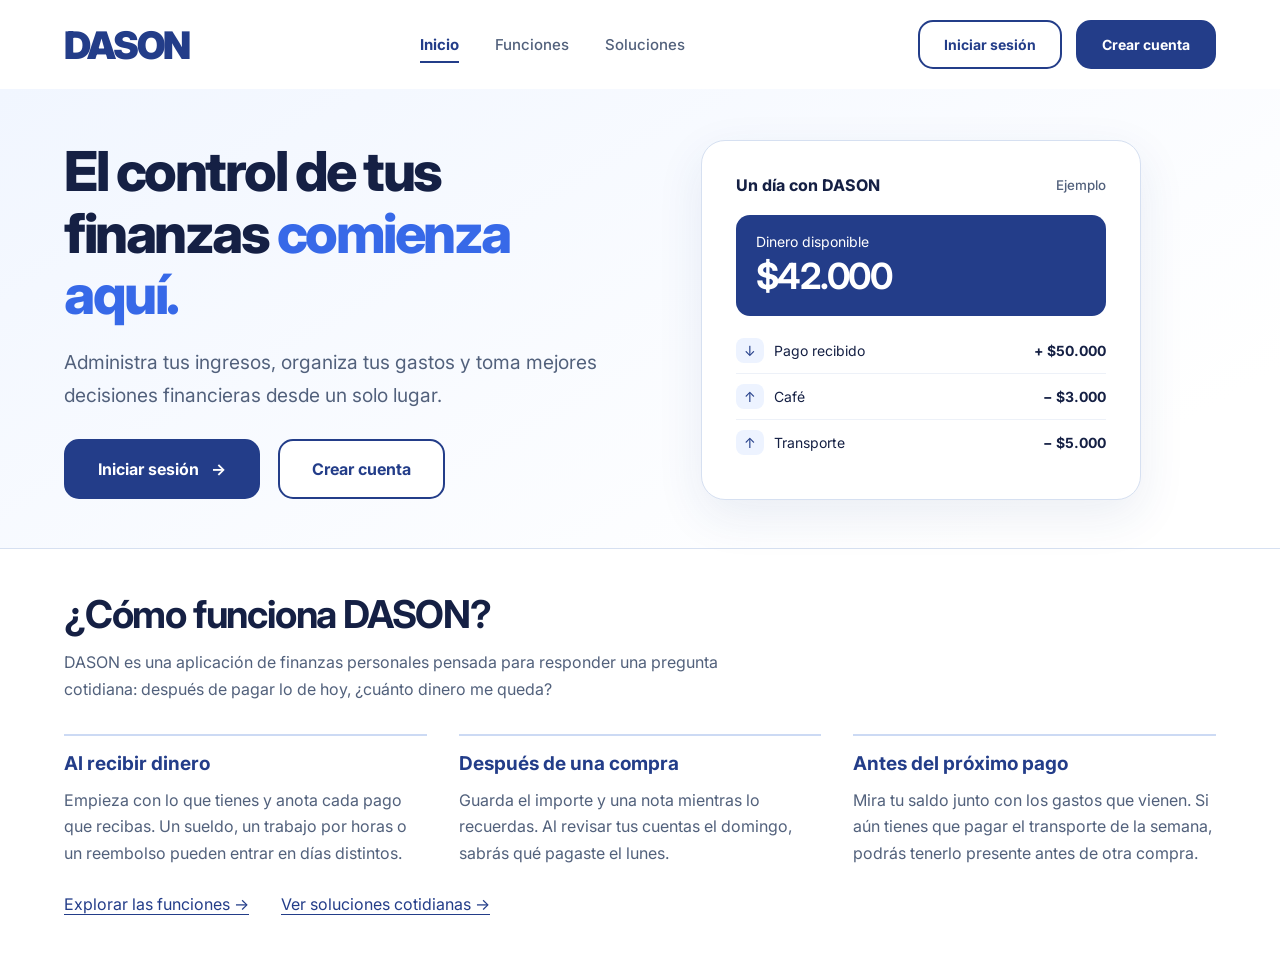
<file: frontend/index.html>
<!DOCTYPE html>
<html lang="es">
<head>
  <meta charset="UTF-8">
  <meta name="viewport" content="width=device-width, initial-scale=1.0">

  <title>DASON | Finanzas personales</title>
  <meta name="description" content="Organiza tus ingresos, controla tus gastos y toma mejores decisiones financieras con DASON.">

  <link rel="preconnect" href="https://fonts.googleapis.com">
  <link rel="preconnect" href="https://fonts.gstatic.com" crossorigin>
  <link href="https://fonts.googleapis.com/css2?family=Inter:wght@400;500;600;700;800;900&display=swap" rel="stylesheet">

  <link rel="stylesheet" href="css/style.css">
  <script src="js/main.js" defer></script>
</head>

<body>

  <!-- BARRA DE NAVEGACIÓN -->
  <header class="header">
    <nav class="navbar" aria-label="Navegación principal">

      <a href="index.html" class="logo">DASON</a>

      <button class="menu-toggle"
              type="button"
              aria-label="Abrir menú"
              aria-expanded="false"
              aria-controls="nav-content">
        ☰
      </button>

      <div class="nav-content" id="nav-content">

        <div class="nav-links">
          <a href="index.html" class="active" aria-current="page">Inicio</a>
          <a href="funciones.html">Funciones</a>
          <a href="soluciones.html">Soluciones</a>
        </div>

        <div class="nav-actions">
          <a href="cuenta.html?modo=entrar" class="btn btn-outline">
            Iniciar sesión
          </a>

          <a href="cuenta.html?modo=crear" class="btn btn-primary">
            Crear cuenta
          </a>
        </div>

      </div>
    </nav>
  </header>


  <!-- PÁGINA PRINCIPAL -->
  <main>
    <section class="hero">

      <div class="hero-container">

        <!-- CONTENIDO -->
        <div class="hero-content">



          <h1>
            El control de tus finanzas
            <span>comienza aquí.</span>
          </h1>

          <p>
            Administra tus ingresos, organiza tus gastos
            y toma mejores decisiones financieras
            desde un solo lugar.
          </p>

          <div class="hero-buttons">

            <a href="cuenta.html?modo=entrar" class="btn btn-primary btn-large">
              Iniciar sesión
              <span aria-hidden="true">→</span>
            </a>

            <a href="cuenta.html?modo=crear" class="btn btn-outline btn-large">
              Crear cuenta
            </a>

          </div>

        </div>

        <figure class="summary">
          <figcaption>Un día con DASON <small>Ejemplo</small></figcaption>
          <div class="balance">Dinero disponible<strong>$42.000</strong></div>
          <dl class="movements">
            <div><dt><i aria-hidden="true">↓</i> Pago recibido</dt><dd>+ $50.000</dd></div>
            <div><dt><i aria-hidden="true">↑</i> Café</dt><dd>− $3.000</dd></div>
            <div><dt><i aria-hidden="true">↑</i> Transporte</dt><dd>− $5.000</dd></div>
          </dl>
        </figure>

      </div>

    </section>
    <section class="about">
      <h2>¿Cómo funciona DASON?</h2>
      <p>DASON es una aplicación de finanzas personales pensada para responder una pregunta cotidiana: después de pagar lo de hoy, ¿cuánto dinero me queda?</p>
      <div class="steps">
        <article><h3>Al recibir dinero</h3><p>Empieza con lo que tienes y anota cada pago que recibas. Un sueldo, un trabajo por horas o un reembolso pueden entrar en días distintos.</p></article>
        <article><h3>Después de una compra</h3><p>Guarda el importe y una nota mientras lo recuerdas. Al revisar tus cuentas el domingo, sabrás qué pagaste el lunes.</p></article>
        <article><h3>Antes del próximo pago</h3><p>Mira tu saldo junto con los gastos que vienen. Si aún tienes que pagar el transporte de la semana, podrás tenerlo presente antes de otra compra.</p></article>
      </div>
      <div class="reading-links"><a href="funciones.html">Explorar las funciones →</a><a href="soluciones.html">Ver soluciones cotidianas →</a></div>
    </section>
  </main>

</body>
</html>
</file>
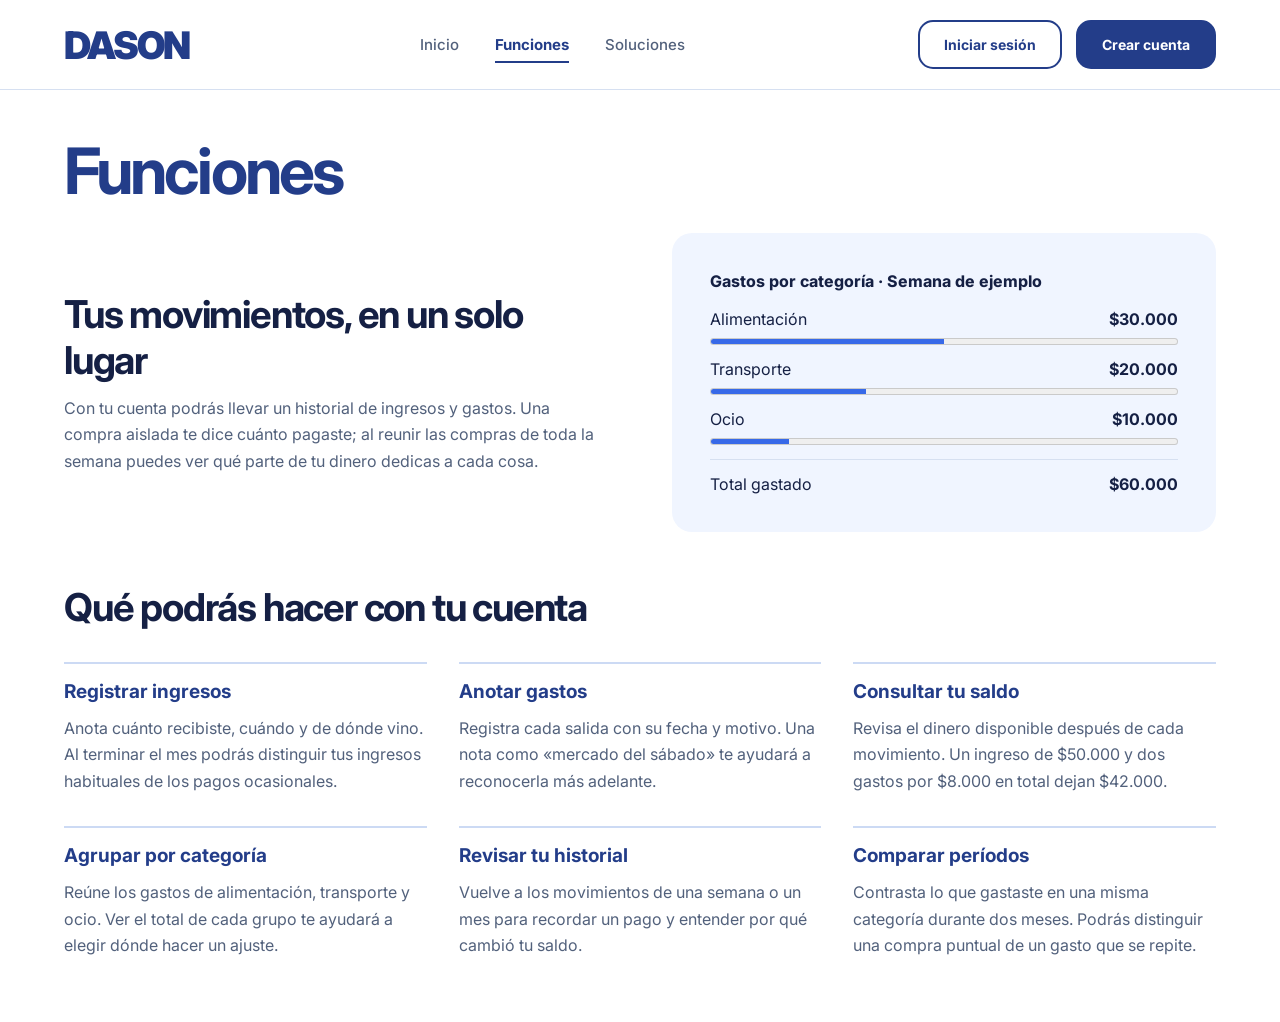
<file: frontend/funciones.html>
<!DOCTYPE html>
<html lang="es">
<head>
  <meta charset="UTF-8">
  <meta name="viewport" content="width=device-width, initial-scale=1.0">

  <title>Funciones | DASON</title>
  <meta name="description" content="Organiza tus ingresos, controla tus gastos y toma mejores decisiones financieras con DASON.">

  <link rel="preconnect" href="https://fonts.googleapis.com">
  <link rel="preconnect" href="https://fonts.gstatic.com" crossorigin>
  <link href="https://fonts.googleapis.com/css2?family=Inter:wght@400;500;600;700;800;900&display=swap" rel="stylesheet">

  <link rel="stylesheet" href="css/style.css">
  <script src="js/main.js" defer></script>
</head>

<body>

  <!-- BARRA DE NAVEGACIÓN -->
  <header class="header">
    <nav class="navbar" aria-label="Navegación principal">

      <a href="index.html" class="logo">DASON</a>

      <button class="menu-toggle"
              type="button"
              aria-label="Abrir menú"
              aria-expanded="false"
              aria-controls="nav-content">
        ☰
      </button>

      <div class="nav-content" id="nav-content">

        <div class="nav-links">
          <a href="index.html">Inicio</a>
          <a href="funciones.html" class="active" aria-current="page">Funciones</a>
          <a href="soluciones.html">Soluciones</a>
        </div>

        <div class="nav-actions">
          <a href="cuenta.html?modo=entrar" class="btn btn-outline">
            Iniciar sesión
          </a>

          <a href="cuenta.html?modo=crear" class="btn btn-primary">
            Crear cuenta
          </a>
        </div>

      </div>
    </nav>
  </header>


  <!-- PÁGINA PRINCIPAL -->
  <main class="about">
    <h1>Funciones</h1>
    <div class="page-intro">
      <div><h2>Tus movimientos, en un solo lugar</h2><p>Con tu cuenta podrás llevar un historial de ingresos y gastos. Una compra aislada te dice cuánto pagaste; al reunir las compras de toda la semana puedes ver qué parte de tu dinero dedicas a cada cosa.</p></div>
      <figure class="week"><figcaption>Gastos por categoría · Semana de ejemplo</figcaption>
        <div>Alimentación <strong>$30.000</strong></div><meter min="0" max="60000" value="30000" aria-label="Alimentación, 50 por ciento"></meter>
        <div>Transporte <strong>$20.000</strong></div><meter min="0" max="60000" value="20000" aria-label="Transporte, un tercio"></meter>
        <div>Ocio <strong>$10.000</strong></div><meter min="0" max="60000" value="10000" aria-label="Ocio, un sexto"></meter>
        <div class="total">Total gastado <strong>$60.000</strong></div>
      </figure>
    </div>
    <section><h2>Qué podrás hacer con tu cuenta</h2><div class="steps">
        <article><h3>Registrar ingresos</h3><p>Anota cuánto recibiste, cuándo y de dónde vino. Al terminar el mes podrás distinguir tus ingresos habituales de los pagos ocasionales.</p></article>
        <article><h3>Anotar gastos</h3><p>Registra cada salida con su fecha y motivo. Una nota como «mercado del sábado» te ayudará a reconocerla más adelante.</p></article>
        <article><h3>Consultar tu saldo</h3><p>Revisa el dinero disponible después de cada movimiento. Un ingreso de $50.000 y dos gastos por $8.000 en total dejan $42.000.</p></article>
        <article><h3>Agrupar por categoría</h3><p>Reúne los gastos de alimentación, transporte y ocio. Ver el total de cada grupo te ayudará a elegir dónde hacer un ajuste.</p></article>
        <article><h3>Revisar tu historial</h3><p>Vuelve a los movimientos de una semana o un mes para recordar un pago y entender por qué cambió tu saldo.</p></article>
        <article><h3>Comparar períodos</h3><p>Contrasta lo que gastaste en una misma categoría durante dos meses. Podrás distinguir una compra puntual de un gasto que se repite.</p></article>
      </div>
    </section>
  </main>
</body>
</html>
</file>
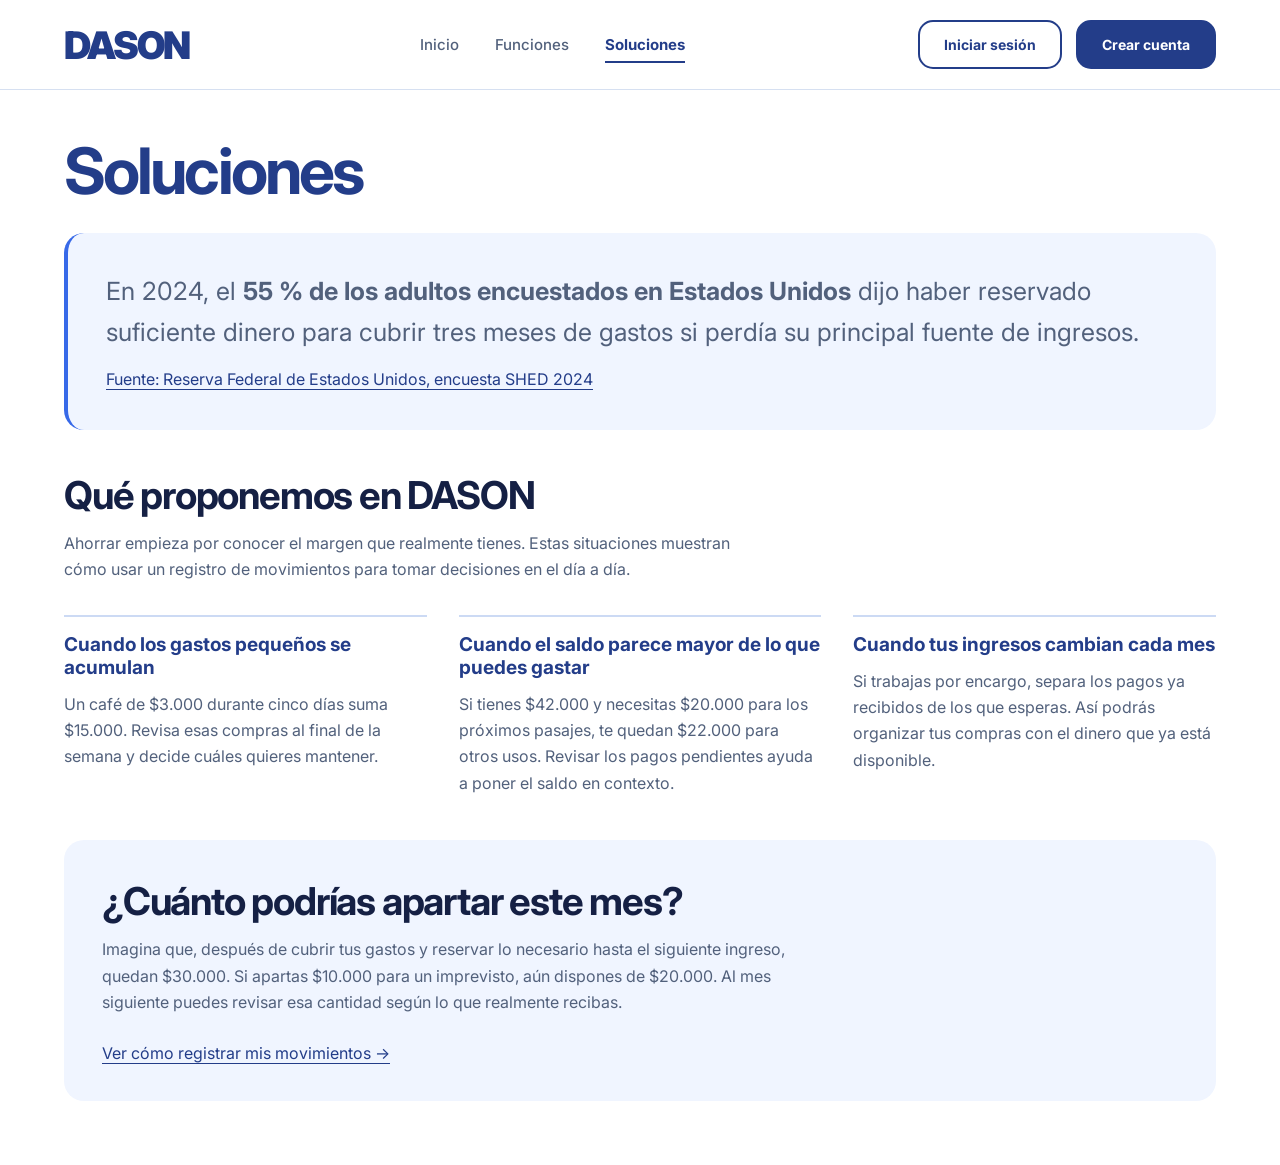
<file: frontend/soluciones.html>
<!DOCTYPE html>
<html lang="es">
<head>
  <meta charset="UTF-8">
  <meta name="viewport" content="width=device-width, initial-scale=1.0">

  <title>Soluciones | DASON</title>
  <meta name="description" content="Organiza tus ingresos, controla tus gastos y toma mejores decisiones financieras con DASON.">

  <link rel="preconnect" href="https://fonts.googleapis.com">
  <link rel="preconnect" href="https://fonts.gstatic.com" crossorigin>
  <link href="https://fonts.googleapis.com/css2?family=Inter:wght@400;500;600;700;800;900&display=swap" rel="stylesheet">

  <link rel="stylesheet" href="css/style.css">
  <script src="js/main.js" defer></script>
</head>

<body>

  <!-- BARRA DE NAVEGACIÓN -->
  <header class="header">
    <nav class="navbar" aria-label="Navegación principal">

      <a href="index.html" class="logo">DASON</a>

      <button class="menu-toggle"
              type="button"
              aria-label="Abrir menú"
              aria-expanded="false"
              aria-controls="nav-content">
        ☰
      </button>

      <div class="nav-content" id="nav-content">

        <div class="nav-links">
          <a href="index.html">Inicio</a>
          <a href="funciones.html">Funciones</a>
          <a href="soluciones.html" class="active" aria-current="page">Soluciones</a>
        </div>

        <div class="nav-actions">
          <a href="cuenta.html?modo=entrar" class="btn btn-outline">
            Iniciar sesión
          </a>

          <a href="cuenta.html?modo=crear" class="btn btn-primary">
            Crear cuenta
          </a>
        </div>

      </div>
    </nav>
  </header>


  <!-- PÁGINA PRINCIPAL -->
  <main class="about">
    <h1>Soluciones</h1>
    <div class="evidence">    <p>En 2024, el <strong>55 % de los adultos encuestados en Estados Unidos</strong> dijo haber reservado suficiente dinero para cubrir tres meses de gastos si perdía su principal fuente de ingresos.</p>
    <p><a style="text-decoration: underline" href="https://www.federalreserve.gov/publications/2025-economic-well-being-of-us-households-in-2024-savings-and-investments.htm">Fuente: Reserva Federal de Estados Unidos, encuesta SHED 2024</a></p>
    </div>
    <section><h2>Qué proponemos en DASON</h2>
      <p>Ahorrar empieza por conocer el margen que realmente tienes. Estas situaciones muestran cómo usar un registro de movimientos para tomar decisiones en el día a día.</p>
      <div class="steps">
        <article><h3>Cuando los gastos pequeños se acumulan</h3><p>Un café de $3.000 durante cinco días suma $15.000. Revisa esas compras al final de la semana y decide cuáles quieres mantener.</p></article>
        <article><h3>Cuando el saldo parece mayor de lo que puedes gastar</h3><p>Si tienes $42.000 y necesitas $20.000 para los próximos pasajes, te quedan $22.000 para otros usos. Revisar los pagos pendientes ayuda a poner el saldo en contexto.</p></article>
        <article><h3>Cuando tus ingresos cambian cada mes</h3><p>Si trabajas por encargo, separa los pagos ya recibidos de los que esperas. Así podrás organizar tus compras con el dinero que ya está disponible.</p></article>
      </div>
    </section>
    <section class="closing"><h2>¿Cuánto podrías apartar este mes?</h2>
      <p>Imagina que, después de cubrir tus gastos y reservar lo necesario hasta el siguiente ingreso, quedan $30.000. Si apartas $10.000 para un imprevisto, aún dispones de $20.000. Al mes siguiente puedes revisar esa cantidad según lo que realmente recibas.</p>
      <div class="reading-links"><a href="funciones.html">Ver cómo registrar mis movimientos →</a></div>
    </section>
  </main>
</body>
</html>
</file>
<file: frontend/css/style.css>
/* ====================================
   DASON 2.0 - ESTILOS PRINCIPALES
==================================== */

:root {
  --primary: #233D89;
  --primary-hover: #172E70;
  --accent: #3769E8;

  --background: #FFFFFF;
  --background-soft: #EFF4FC;
  --text: #152044;
  --text-secondary: #52617C;

  --border: #D6E0F1;
  --font: 'Inter', sans-serif;
}

* {
  margin: 0;
  padding: 0;
  box-sizing: border-box;
}

html {
  scroll-behavior: smooth;
}

body {
  font-family: var(--font);
  background: var(--background);
  color: var(--text);
  -webkit-font-smoothing: antialiased;
}

a {
  text-decoration: none;
  color: inherit;
}

button {
  font: inherit;
}

button,
a {
  -webkit-tap-highlight-color: transparent;
}

a:focus-visible,
button:focus-visible {
  outline: 3px solid var(--accent);
  outline-offset: 4px;
}

/* ====================================
   NAVEGACIÓN
==================================== */

.header {
  width: 100%;
  background: #FFFFFF;
  position: relative;
  z-index: 10;
}

.navbar {
  max-width: 1440px;
  min-height: 80px;
  margin: auto;
  padding: 20px 5%;

  display: flex;
  align-items: center;
  justify-content: space-between;
  gap: 28px;
}

.logo {
  font-size: 38px;
  font-weight: 900;
  letter-spacing: -2px;
  color: var(--primary);
  white-space: nowrap;
}

.nav-content {
  display: flex;
  align-items: center;
  justify-content: space-between;
  flex: 1;
  gap: 30px;
}

.nav-links {
  display: flex;
  align-items: center;
  justify-content: center;
  gap: 36px;
  flex: 1;
}

.nav-links a {
  color: var(--text-secondary);
  font-size: 15px;
  font-weight: 500;
  padding: 12px 0;
  position: relative;
  transition: color 0.2s ease;
}

.nav-links a:hover,
.nav-links a.active {
  color: var(--primary);
}

.nav-links a.active {
  font-weight: 700;
}

.nav-links a.active::after {
  content: "";
  position: absolute;
  bottom: 3px;
  left: 0;
  width: 100%;
  height: 2px;
  background: var(--primary);
}

.nav-actions {
  display: flex;
  align-items: center;
  gap: 14px;
}

/* ====================================
   BOTONES
==================================== */

.btn {
  display: inline-flex;
  justify-content: center;
  align-items: center;
  gap: 12px;

  padding: 14px 24px;
  border-radius: 15px;

  font-size: 14px;
  font-weight: 700;
  border: 2px solid var(--primary);

  transition: transform 0.2s ease,
              background 0.2s ease,
              box-shadow 0.2s ease;
}

.btn:hover {
  transform: translateY(-2px);
}

.btn-primary {
  background: var(--primary);
  color: #FFFFFF;
}

.btn-primary:hover {
  background: var(--primary-hover);
  box-shadow: 0 8px 20px rgba(35, 61, 137, 0.15);
}

.btn-outline {
  background: #FFFFFF;
  color: var(--primary);
}

.btn-outline:hover {
  background: var(--background-soft);
}

.btn-large {
  padding: 18px 32px;
  font-size: 16px;
  min-height: 60px;
}

.menu-toggle {
  display: none;
}

/* ====================================
   HERO - PÁGINA PRINCIPAL
==================================== */

.hero {

  background: linear-gradient(150deg, #f1f6ff, #fff 85%);
}

.hero-container {
  width: 100%;
  max-width: 1440px;
  margin: auto;
  padding: clamp(32px, 4vw, 60px) 5% 48px;

  display: grid;
  grid-template-columns: 1fr 1.1fr;
  align-items: center;
  gap: clamp(16px, 2vw, 32px);
}

.hero-content {
  position: relative;
  z-index: 2;
}

.hero-label {
  display: inline-block;

  background: #DCE8FF;
  color: var(--primary);

  padding: 10px 20px;
  border-radius: 50px;

  font-size: 15px;
  font-weight: 800;
  margin-bottom: 18px;
}

.hero h1 {
  font-size: clamp(40px, 4.3vw, 68px);
  line-height: 1.12;
  letter-spacing: -2.5px;
  font-weight: 800;
  max-width: 760px;
}

.hero h1 span {
  color: var(--accent);
}

.hero p {
  margin-top: 20px;
  max-width: 610px;

  font-size: clamp(16px, 1.5vw, 21px);
  line-height: 1.7;
  color: var(--text-secondary);
}

.hero-buttons {
  margin-top: 28px;
  display: flex;
  align-items: center;
  gap: 18px;
  flex-wrap: wrap;
}

/* ====================================
   ILUSTRACIÓN DASON
==================================== */

.hero-visual {
  position: relative;
  display: flex;
  align-items: center;
  justify-content: center;
  min-width: 0;
}

.visual-glow {
  position: absolute;
  width: 85%;
  aspect-ratio: 1;
  border-radius: 50%;

  background: radial-gradient(
    circle,
    rgba(106, 156, 252, 0.28),
    rgba(106, 156, 252, 0) 70%
  );

  filter: blur(20px);
}

.hero-image {
  position: relative;
  z-index: 1;

  display: block;
  width: 100%;
  max-width: 650px;
  height: auto;

  object-fit: contain;
  mask-image: radial-gradient(ellipse 50% 50% at center, black 72%, transparent 100%);
}

/* ====================================
   RESPONSIVE
==================================== */

@media (max-width: 1100px) {
  .navbar {
    flex-wrap: wrap;
  }

  .nav-content {
    gap: 16px;
  }

  .nav-links {
    gap: 18px;
  }

  .nav-actions .btn {
    padding: 12px 14px;
  }

  .hero-container {
    grid-template-columns: 1fr 0.9fr;
    gap: 25px;
  }
}

@media (max-width: 800px) {
  .navbar {
    min-height: 80px;
  }

  .logo {
    font-size: 32px;
  }

  .menu-toggle {
    display: block;
    background: transparent;
    border: none;
    color: var(--primary);
    font-size: 28px;
    cursor: pointer;
  }

  .nav-content {
    display: none;
    width: 100%;
    flex-basis: 100%;
    flex-direction: column;
    align-items: stretch;
    padding: 20px 0;
  }

  .nav-content.open {
    display: flex;
  }

  .nav-links,
  .nav-actions {
    flex-direction: column;
    align-items: stretch;
    gap: 12px;
  }

  .nav-links a {
    padding: 12px 0;
  }

  .nav-links a.active::after {
    width: 40px;
  }

  .hero {
    min-height: auto;
  }

  .hero-container {
    grid-template-columns: 1fr;
    padding: 32px 6%;
    gap: 16px;
    text-align: center;
  }

  .hero h1 {
    letter-spacing: -1.5px;
  }

  .hero p {
    margin-left: auto;
    margin-right: auto;
  }

  .hero-buttons {
    justify-content: center;
  }

  .hero-visual {
    min-height: auto;
  }

  .hero-image {
    max-width: 500px;
  }
}

@media (max-width: 480px) {
  .hero-container {
    padding: 24px 5%;
  }

  .hero h1 {
    font-size: 38px;
  }

  .hero-buttons {
    flex-direction: column;
    align-items: stretch;
  }

  .hero-buttons .btn {
    width: 100%;
  }
}

@media (prefers-reduced-motion: reduce) {
  *,
  *::before,
  *::after {
    scroll-behavior: auto !important;
    transition-duration: 0.01ms !important;
  }
}

.summary {
  width: min(100%, 440px);
  justify-self: center;
  text-align: left;
  background: white;
  border: 1px solid var(--border);
  border-radius: 24px;
  padding: clamp(20px, 3vw, 34px);
  box-shadow: 0 16px 48px rgba(35,61,137,.09);
}
.summary figcaption, .movements div, .movements dt {
  display: flex;
  align-items: center;
  justify-content: space-between;
  gap: 10px;
}
.summary figcaption { font-weight: 750; }
.summary small { font-weight: 500; color: var(--text-secondary); }
.balance {
  margin: 20px 0 12px;
  padding: 18px 20px;
  background: var(--primary);
  color: white;
  border-radius: 14px;
  font-size: 14px;
}
.balance strong { display: block; margin-top: 4px; font-size: 36px; letter-spacing: -1.5px; }
.movements div { padding: 10px 0; font-size: 14px; }
.movements div + div { border-top: 1px solid #edf1f8; }
.movements dd { font-weight: 700; }
.movements i { font-style: normal; color: var(--primary); background: #edf3ff; padding: 4px 8px; border-radius: 8px; }
.about { max-width: 1440px; margin: auto; padding: 42px 5% 64px; border-top: 1px solid var(--border); }
.about h2 { font-size: clamp(28px, 3vw, 42px); letter-spacing: -1.2px; }
.about p { color: var(--text-secondary); line-height: 1.65; max-width: 70ch; margin-top: 12px; }
.steps { display: grid; grid-template-columns: repeat(3, 1fr); gap: 32px; margin-top: 32px; }
.steps article { border-top: 2px solid #ccdaf4; padding-top: 16px; }
.steps h3 { font-size: 19px; color: var(--primary); }
@media (max-width: 800px) {
  .steps { grid-template-columns: 1fr; gap: 22px; }
  .summary { margin-top: 14px; }
}

.about h1 { color: var(--primary); font-size: clamp(36px, 5vw, 64px); letter-spacing: -.045em; }
.page-intro { display: grid; grid-template-columns: 1fr 1fr; align-items: center; gap: clamp(24px, 5vw, 72px); margin: 24px 0 52px; }
.week, .evidence, .closing { background: #f0f5ff; border-radius: 20px; padding: clamp(20px, 3vw, 38px); }
.week figcaption { font-weight: 750; margin-bottom: 18px; }
.week div { display: flex; justify-content: space-between; gap: 12px; margin-top: 10px; }
.week meter { width: 100%; height: 14px; }
.week meter::-webkit-meter-optimum-value { background: var(--accent); }
.week meter::-moz-meter-bar { background: var(--accent); }
.week .total { border-top: 1px solid var(--border); padding-top: 14px; }
.evidence { margin: 24px 0 42px; border-left: 4px solid var(--accent); }
.evidence p:first-child { margin: 0; font-size: clamp(18px, 2vw, 25px); }
.closing { margin-top: 44px; }
.reading-links { display: flex; flex-wrap: wrap; gap: 16px 32px; margin-top: 28px; }
.reading-links a, .evidence a { color: var(--primary); text-decoration: underline; text-underline-offset: 4px; }
@media (max-width: 800px) { .page-intro { grid-template-columns: 1fr; } }

.account { max-width: 460px; margin: 40px auto; padding: 28px; border: 1px solid var(--border); border-radius: 20px; background: white; }
.account h1 { color: var(--primary); }
.account p { line-height: 1.5; margin: 14px 0; }
.account label { display: block; font-weight: 600; margin: 16px 0; }
.account input { display: block; width: 100%; font: inherit; margin-top: 6px; padding: 12px; border: 1px solid #8292af; border-radius: 8px; }
.account a { display: block; color: var(--primary); margin-top: 16px; text-decoration: underline; }
.account [hidden] { display: none; }
</file>
